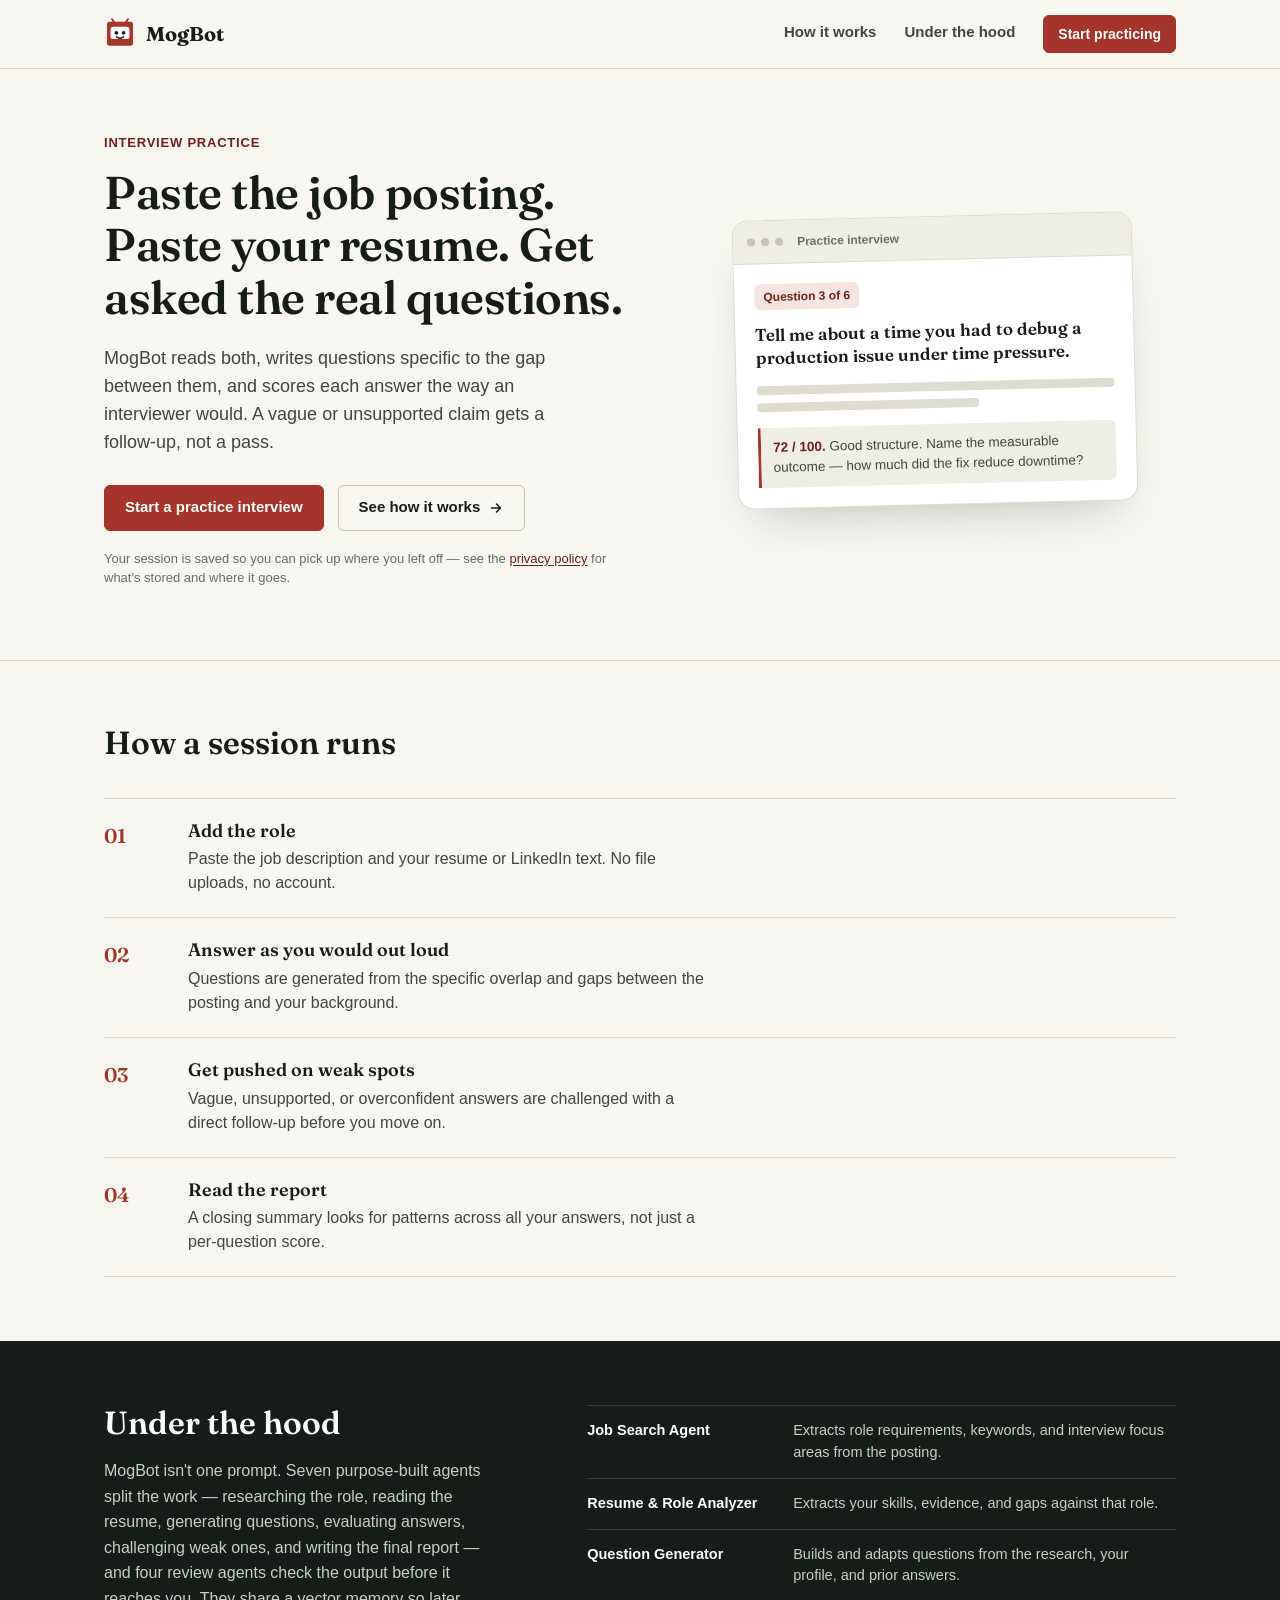
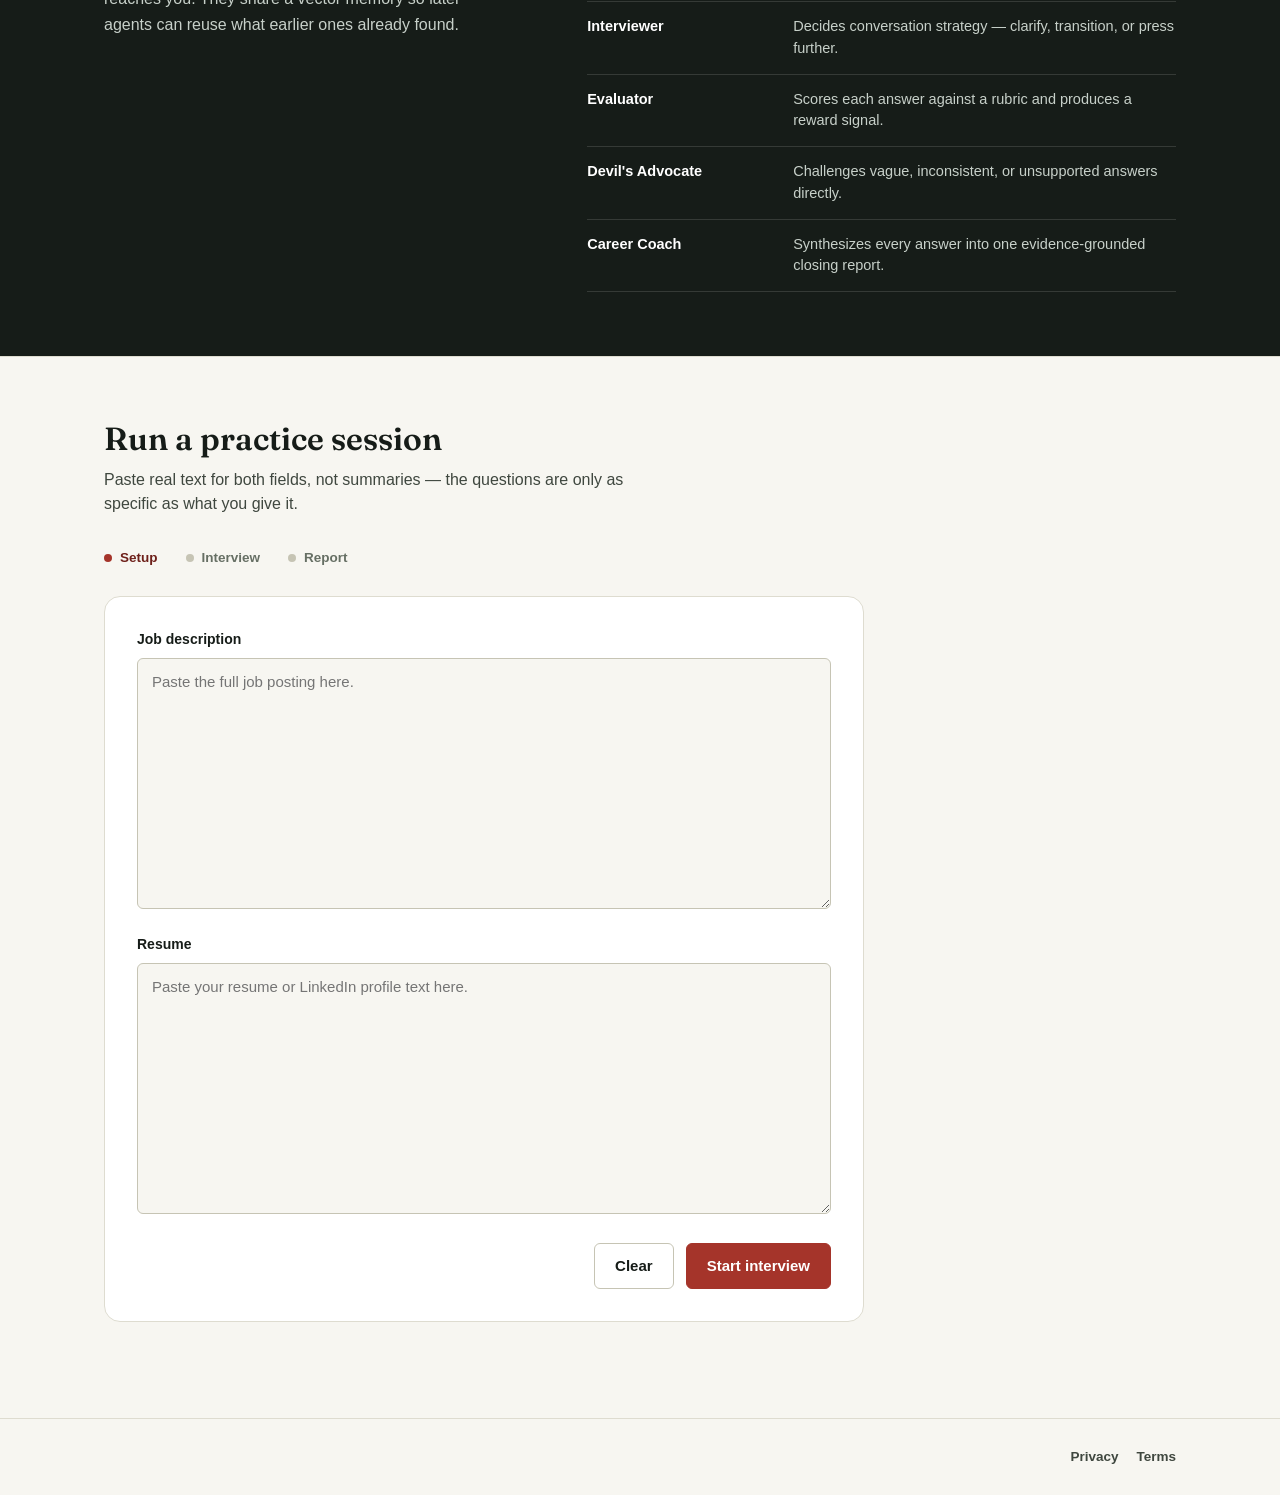
<file: web/index.html>
<!doctype html>
<html lang="en">
  <head>
    <meta charset="utf-8">
    <meta name="viewport" content="width=device-width, initial-scale=1">
    <title>MogBot — Interview Practice From Your Own Resume</title>
    <meta name="description" content="Paste a job description and a resume. MogBot writes interview questions specific to the gap between them and scores each answer, including follow-ups on vague or unsupported claims.">
    <meta name="theme-color" content="#F7F6F1">
    <meta name="mogbot-api-base" content="https://mogbot-xjau.onrender.com">
    <link rel="icon" type="image/svg+xml" href="assets/mark.svg">
    <link rel="preconnect" href="https://fonts.googleapis.com">
    <link rel="preconnect" href="https://fonts.gstatic.com" crossorigin>
    <link href="https://fonts.googleapis.com/css2?family=Fraunces:ital,opsz,wght@0,9..144,400;0,9..144,600;0,9..144,700;1,9..144,500&display=swap" rel="stylesheet">
    <link rel="stylesheet" href="styles.css">
  </head>
  <body>
    <a class="skip-link" href="#main">Skip to content</a>

    <header class="site-header">
      <div class="wrap header-row">
        <a class="brand" href="#top">
          <img src="assets/mark.svg" alt="" width="32" height="32">
          <span>MogBot</span>
        </a>

        <nav class="site-nav" aria-label="Primary">
          <a href="#how-it-works">How it works</a>
          <a href="#under-the-hood">Under the hood</a>
          <a class="button primary small" href="#app">Start practicing</a>
        </nav>

        <details class="mobile-nav">
          <summary aria-label="Open menu">Menu</summary>
          <div class="mobile-nav-panel">
            <a href="#how-it-works">How it works</a>
            <a href="#under-the-hood">Under the hood</a>
            <a href="#app">Start practicing</a>
          </div>
        </details>
      </div>
    </header>

    <main id="main">
      <section class="hero" id="top">
        <div class="wrap hero-grid">
          <div class="hero-copy">
            <p class="kicker">Interview practice</p>
            <h1>Paste the job posting. Paste your resume. Get asked the real questions.</h1>
            <p class="lede">MogBot reads both, writes questions specific to the gap between them, and scores each answer the way an interviewer would. A vague or unsupported claim gets a follow-up, not a pass.</p>
            <div class="hero-actions">
              <a class="button primary" href="#app">Start a practice interview</a>
              <a class="button ghost" href="#how-it-works">
                See how it works
                <svg width="16" height="16" viewBox="0 0 16 16" fill="none" aria-hidden="true"><path d="M3.5 8h9M8.5 4l4 4-4 4" stroke="currentColor" stroke-width="1.6" stroke-linecap="round" stroke-linejoin="round"/></svg>
              </a>
            </div>
            <p class="hero-note">Your session is saved so you can pick up where you left off — see the <a href="privacy.html">privacy policy</a> for what's stored and where it goes.</p>
          </div>

          <div class="hero-visual" aria-hidden="true">
            <div class="mock-window">
              <div class="mock-titlebar">
                <span class="mock-dot"></span><span class="mock-dot"></span><span class="mock-dot"></span>
                <span class="mock-titlebar-label">Practice interview</span>
              </div>
              <div class="mock-body">
                <p class="mock-pill">Question 3 of 6</p>
                <p class="mock-question">Tell me about a time you had to debug a production issue under time pressure.</p>
                <div class="mock-answer-line"></div>
                <div class="mock-answer-line short"></div>
                <div class="mock-feedback">
                  <strong>72 / 100.</strong> Good structure. Name the measurable outcome — how much did the fix reduce downtime?
                </div>
              </div>
            </div>
          </div>
        </div>
      </section>

      <section class="how-it-works" id="how-it-works">
        <div class="wrap">
          <h2>How a session runs</h2>
          <ol class="steps">
            <li>
              <span class="step-num">01</span>
              <div>
                <h3>Add the role</h3>
                <p>Paste the job description and your resume or LinkedIn text. No file uploads, no account.</p>
              </div>
            </li>
            <li>
              <span class="step-num">02</span>
              <div>
                <h3>Answer as you would out loud</h3>
                <p>Questions are generated from the specific overlap and gaps between the posting and your background.</p>
              </div>
            </li>
            <li>
              <span class="step-num">03</span>
              <div>
                <h3>Get pushed on weak spots</h3>
                <p>Vague, unsupported, or overconfident answers are challenged with a direct follow-up before you move on.</p>
              </div>
            </li>
            <li>
              <span class="step-num">04</span>
              <div>
                <h3>Read the report</h3>
                <p>A closing summary looks for patterns across all your answers, not just a per-question score.</p>
              </div>
            </li>
          </ol>
        </div>
      </section>

      <section class="architecture" id="under-the-hood">
        <div class="wrap arch-grid">
          <div class="arch-copy">
            <h2>Under the hood</h2>
            <p>MogBot isn't one prompt. Seven purpose-built agents split the work — researching the role, reading the resume, generating questions, evaluating answers, challenging weak ones, and writing the final report — and four review agents check the output before it reaches you. They share a vector memory so later agents can reuse what earlier ones already found.</p>
          </div>
          <dl class="agent-list">
            <div><dt>Job Search Agent</dt><dd>Extracts role requirements, keywords, and interview focus areas from the posting.</dd></div>
            <div><dt>Resume &amp; Role Analyzer</dt><dd>Extracts your skills, evidence, and gaps against that role.</dd></div>
            <div><dt>Question Generator</dt><dd>Builds and adapts questions from the research, your profile, and prior answers.</dd></div>
            <div><dt>Interviewer</dt><dd>Decides conversation strategy — clarify, transition, or press further.</dd></div>
            <div><dt>Evaluator</dt><dd>Scores each answer against a rubric and produces a reward signal.</dd></div>
            <div><dt>Devil's Advocate</dt><dd>Challenges vague, inconsistent, or unsupported answers directly.</dd></div>
            <div><dt>Career Coach</dt><dd>Synthesizes every answer into one evidence-grounded closing report.</dd></div>
          </dl>
        </div>
      </section>

      <section class="app-section" id="app" aria-labelledby="appHeading">
        <div class="wrap">
          <div class="app-intro">
            <h2 id="appHeading">Run a practice session</h2>
            <p>Paste real text for both fields, not summaries — the questions are only as specific as what you give it.</p>
          </div>

          <ol class="stepper" aria-label="Session progress" id="stepper">
            <li data-step="setup" class="is-current"><span class="stepper-dot"></span>Setup</li>
            <li data-step="interview"><span class="stepper-dot"></span>Interview</li>
            <li data-step="report"><span class="stepper-dot"></span>Report</li>
          </ol>

          <div class="app-shell">
            <section id="setupView" class="app-view is-active" aria-labelledby="setupTitle">
              <h3 id="setupTitle" class="sr-only">Session setup</h3>
              <form id="setupForm" novalidate>
                <div class="field">
                  <label for="jobDescription">Job description</label>
                  <textarea id="jobDescription" rows="10" placeholder="Paste the full job posting here." required></textarea>
                </div>
                <div class="field">
                  <label for="resumeText">Resume</label>
                  <textarea id="resumeText" rows="10" placeholder="Paste your resume or LinkedIn profile text here." required></textarea>
                </div>

                <p id="setupError" class="alert alert-error" role="alert" hidden></p>
                <p id="setupLoadingNote" class="loading-note" aria-live="polite" hidden>Reading the role and your background — this can take up to 30 seconds.</p>

                <div class="form-actions">
                  <button type="button" id="clearDraftButton" class="button ghost">Clear</button>
                  <button type="submit" id="startButton" class="button primary">
                    <span class="button-label">Start interview</span>
                    <span class="spinner" hidden aria-hidden="true"></span>
                  </button>
                </div>
              </form>
            </section>

            <section id="interviewView" class="app-view" aria-labelledby="interviewTitle">
              <h3 id="interviewTitle" class="sr-only">Mock interview</h3>
              <div class="view-heading">
                <span id="progressPill" class="pill">Question 1</span>
                <p id="roleFocus" class="context-line"></p>
              </div>

              <div id="questionPanel" class="question-panel" aria-live="polite"></div>

              <form id="answerForm">
                <div class="field">
                  <label for="answerText">Your answer</label>
                  <textarea id="answerText" rows="8" placeholder="Type your answer as you'd say it out loud." required></textarea>
                </div>

                <div id="feedbackPanel" class="alert alert-feedback" aria-live="polite" hidden></div>
                <p id="answerLoadingNote" class="loading-note" aria-live="polite" hidden>Scoring your answer — this can take up to 20 seconds.</p>

                <div class="form-actions">
                  <button type="button" id="backButton" class="button ghost">Back to setup</button>
                  <button type="submit" id="submitAnswerButton" class="button primary">
                    <span class="button-label">Submit answer</span>
                    <span class="spinner" hidden aria-hidden="true"></span>
                  </button>
                </div>
              </form>
            </section>

            <section id="summaryView" class="app-view" aria-labelledby="summaryTitle">
              <h3 id="summaryTitle" class="sr-only">Session report</h3>
              <div id="summaryPanel" class="summary-panel"></div>
              <div class="form-actions">
                <button type="button" id="newSessionButton" class="button primary">Start a new session</button>
              </div>
            </section>
          </div>
        </div>
      </section>
    </main>

    <footer class="site-footer">
      <div class="wrap footer-row">
        <nav class="footer-links" aria-label="Legal">
          <a href="privacy.html">Privacy</a>
          <a href="terms.html">Terms</a>
        </nav>
      </div>
    </footer>

    <script src="logic.js"></script>
    <script src="app.js"></script>
  </body>
</html>
</file>
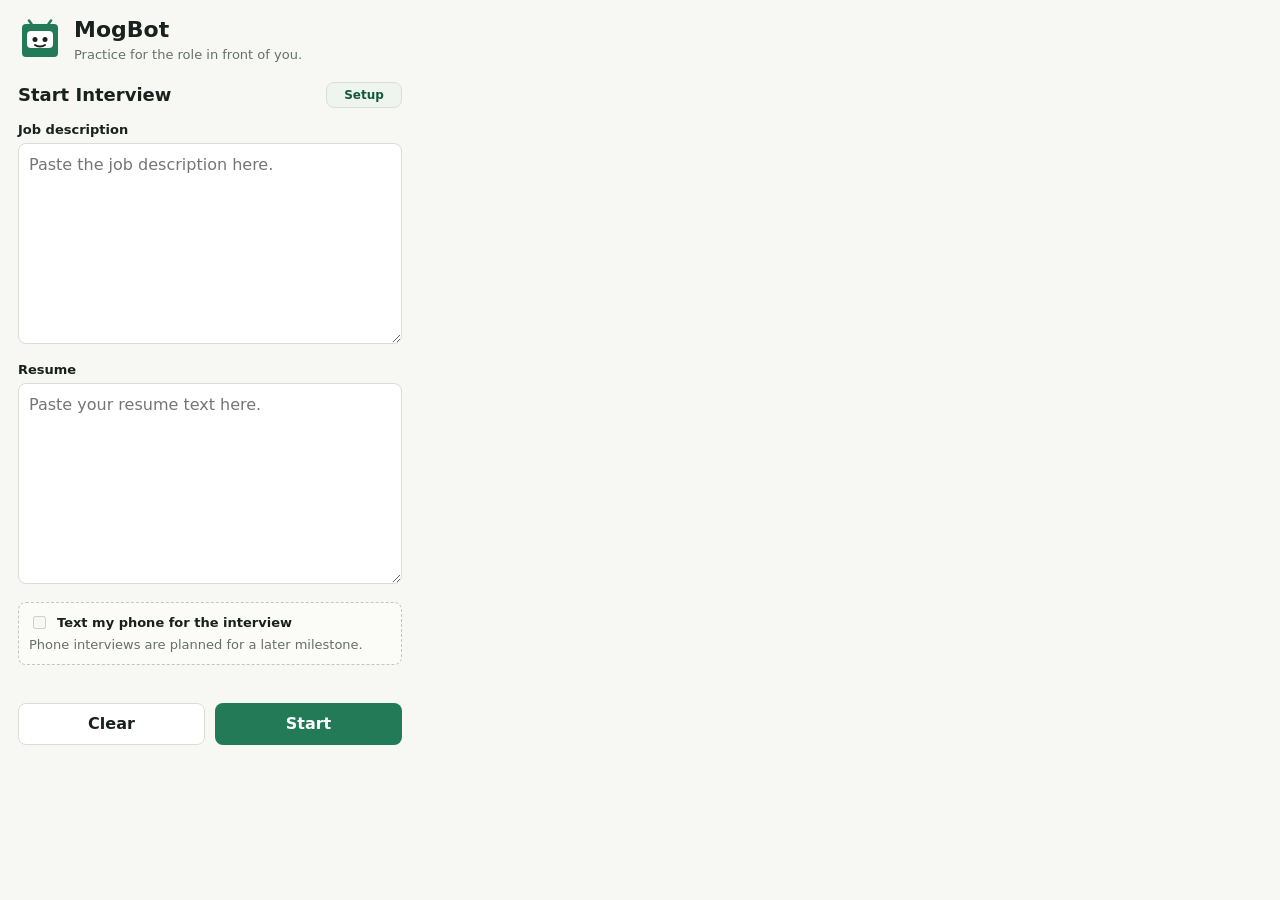
<file: chrome_extension/popup.html>
<!doctype html>
<html lang="en">
  <head>
    <meta charset="utf-8">
    <meta name="viewport" content="width=device-width, initial-scale=1">
    <title>MogBot Interview Coach</title>
    <link rel="stylesheet" href="popup.css">
  </head>
  <body>
    <main class="shell">
      <header class="topbar">
        <img class="brand-mark" src="assets/mogbot-mark.svg" alt="">
        <div>
          <h1>MogBot</h1>
          <p>Practice for the role in front of you.</p>
        </div>
      </header>

      <section id="setupView" class="view is-active" aria-labelledby="setupTitle">
        <div class="section-heading">
          <h2 id="setupTitle">Start Interview</h2>
          <span class="step-pill">Setup</span>
        </div>

        <label class="field">
          <span>Job description</span>
          <textarea id="jobDescription" rows="8" placeholder="Paste the job description here."></textarea>
        </label>

        <label class="field">
          <span>Resume</span>
          <textarea id="resumeText" rows="8" placeholder="Paste your resume text here."></textarea>
        </label>

        <div class="future-option">
          <label>
            <input id="smsMode" type="checkbox" disabled>
            <span>Text my phone for the interview</span>
          </label>
          <p>Phone interviews are planned for a later milestone.</p>
        </div>

        <p id="setupError" class="error" role="alert"></p>

        <div class="actions">
          <button id="clearDraftButton" class="button secondary" type="button">Clear</button>
          <button id="startButton" class="button primary" type="button">Start</button>
        </div>
      </section>

      <section id="interviewView" class="view" aria-labelledby="interviewTitle">
        <div class="section-heading">
          <h2 id="interviewTitle">Mock Interview</h2>
          <span id="progressPill" class="step-pill">Question 1</span>
        </div>

        <div class="context-strip">
          <span id="roleFocus">Role focus loading</span>
        </div>

        <div id="questionPanel" class="question-panel" aria-live="polite"></div>

        <label class="field answer-field">
          <span>Your answer</span>
          <textarea id="answerText" rows="6" placeholder="Type your answer here."></textarea>
        </label>

        <div id="feedbackPanel" class="feedback-panel" aria-live="polite"></div>

        <div class="actions">
          <button id="backButton" class="button secondary" type="button">Back</button>
          <button id="submitAnswerButton" class="button primary" type="button">Submit</button>
        </div>
      </section>

      <section id="summaryView" class="view" aria-labelledby="summaryTitle">
        <div class="section-heading">
          <h2 id="summaryTitle">Session Notes</h2>
          <span class="step-pill">Done</span>
        </div>

        <div id="summaryPanel" class="summary-panel"></div>

        <div class="actions">
          <button id="newSessionButton" class="button primary" type="button">New Session</button>
        </div>
      </section>
    </main>
    <script src="popup.js"></script>
  </body>
</html>
</file>
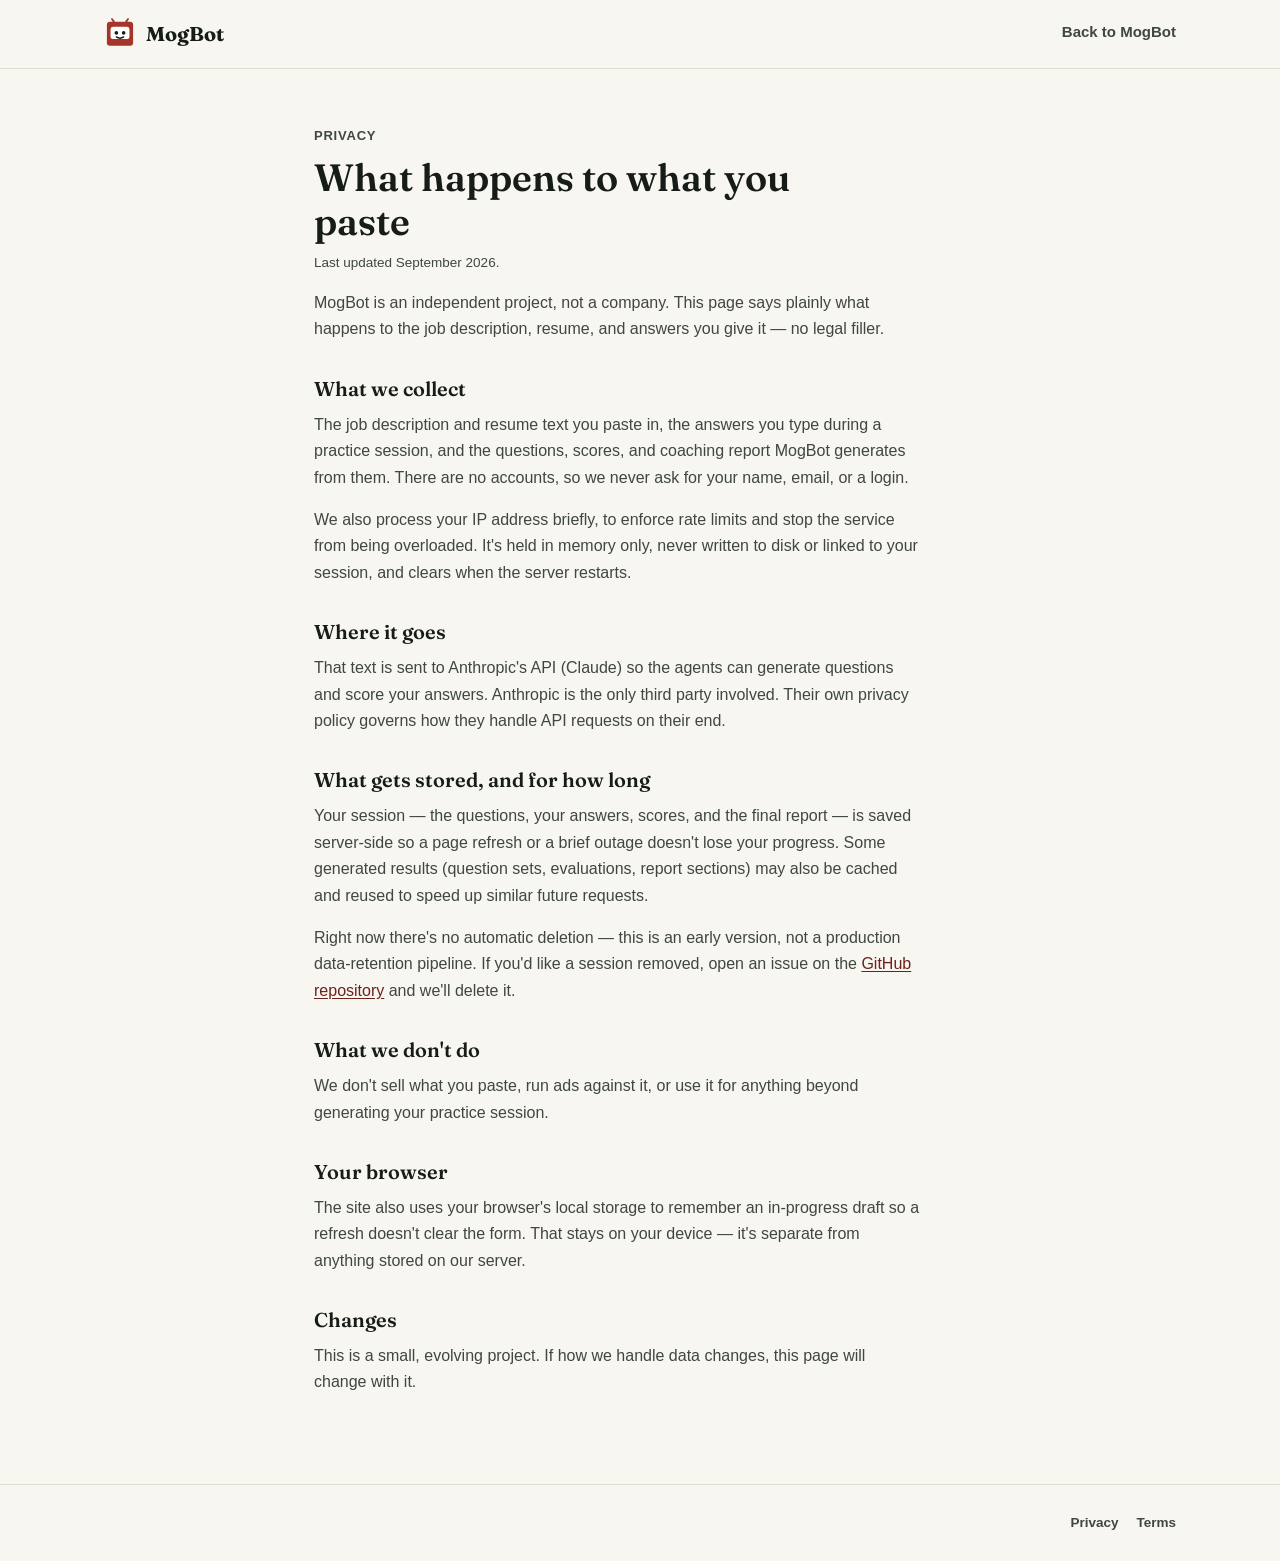
<file: web/privacy.html>
<!doctype html>
<html lang="en">
  <head>
    <meta charset="utf-8">
    <meta name="viewport" content="width=device-width, initial-scale=1">
    <title>Privacy Policy — MogBot</title>
    <meta name="description" content="What MogBot does with the job description, resume, and answers you paste in.">
    <meta name="theme-color" content="#F7F6F1">
    <link rel="icon" type="image/svg+xml" href="assets/mark.svg">
    <link rel="preconnect" href="https://fonts.googleapis.com">
    <link rel="preconnect" href="https://fonts.gstatic.com" crossorigin>
    <link href="https://fonts.googleapis.com/css2?family=Fraunces:ital,opsz,wght@0,9..144,400;0,9..144,600;0,9..144,700;1,9..144,500&display=swap" rel="stylesheet">
    <link rel="stylesheet" href="styles.css">
  </head>
  <body>
    <a class="skip-link" href="#main">Skip to content</a>

    <header class="site-header">
      <div class="wrap header-row">
        <a class="brand" href="index.html">
          <img src="assets/mark.svg" alt="" width="32" height="32">
          <span>MogBot</span>
        </a>
        <nav class="site-nav" aria-label="Primary">
          <a href="index.html#app">Back to MogBot</a>
        </nav>
      </div>
    </header>

    <main id="main">
      <article class="legal-page">
        <div class="wrap">
          <p class="kicker">Privacy</p>
          <h1>What happens to what you paste</h1>
          <p class="legal-updated">Last updated September 2026.</p>

          <p>MogBot is an independent project, not a company. This page says plainly what happens to the job description, resume, and answers you give it — no legal filler.</p>

          <h2>What we collect</h2>
          <p>The job description and resume text you paste in, the answers you type during a practice session, and the questions, scores, and coaching report MogBot generates from them. There are no accounts, so we never ask for your name, email, or a login.</p>
          <p>We also process your IP address briefly, to enforce rate limits and stop the service from being overloaded. It's held in memory only, never written to disk or linked to your session, and clears when the server restarts.</p>

          <h2>Where it goes</h2>
          <p>That text is sent to Anthropic's API (Claude) so the agents can generate questions and score your answers. Anthropic is the only third party involved. Their own privacy policy governs how they handle API requests on their end.</p>

          <h2>What gets stored, and for how long</h2>
          <p>Your session — the questions, your answers, scores, and the final report — is saved server-side so a page refresh or a brief outage doesn't lose your progress. Some generated results (question sets, evaluations, report sections) may also be cached and reused to speed up similar future requests.</p>
          <p>Right now there's no automatic deletion — this is an early version, not a production data-retention pipeline. If you'd like a session removed, open an issue on the <a href="https://github.com/Ahmad-Nadeem-21/Mogbot">GitHub repository</a> and we'll delete it.</p>

          <h2>What we don't do</h2>
          <p>We don't sell what you paste, run ads against it, or use it for anything beyond generating your practice session.</p>

          <h2>Your browser</h2>
          <p>The site also uses your browser's local storage to remember an in-progress draft so a refresh doesn't clear the form. That stays on your device — it's separate from anything stored on our server.</p>

          <h2>Changes</h2>
          <p>This is a small, evolving project. If how we handle data changes, this page will change with it.</p>
        </div>
      </article>
    </main>

    <footer class="site-footer">
      <div class="wrap footer-row">
        <nav class="footer-links" aria-label="Legal">
          <a href="privacy.html">Privacy</a>
          <a href="terms.html">Terms</a>
        </nav>
      </div>
    </footer>
  </body>
</html>
</file>
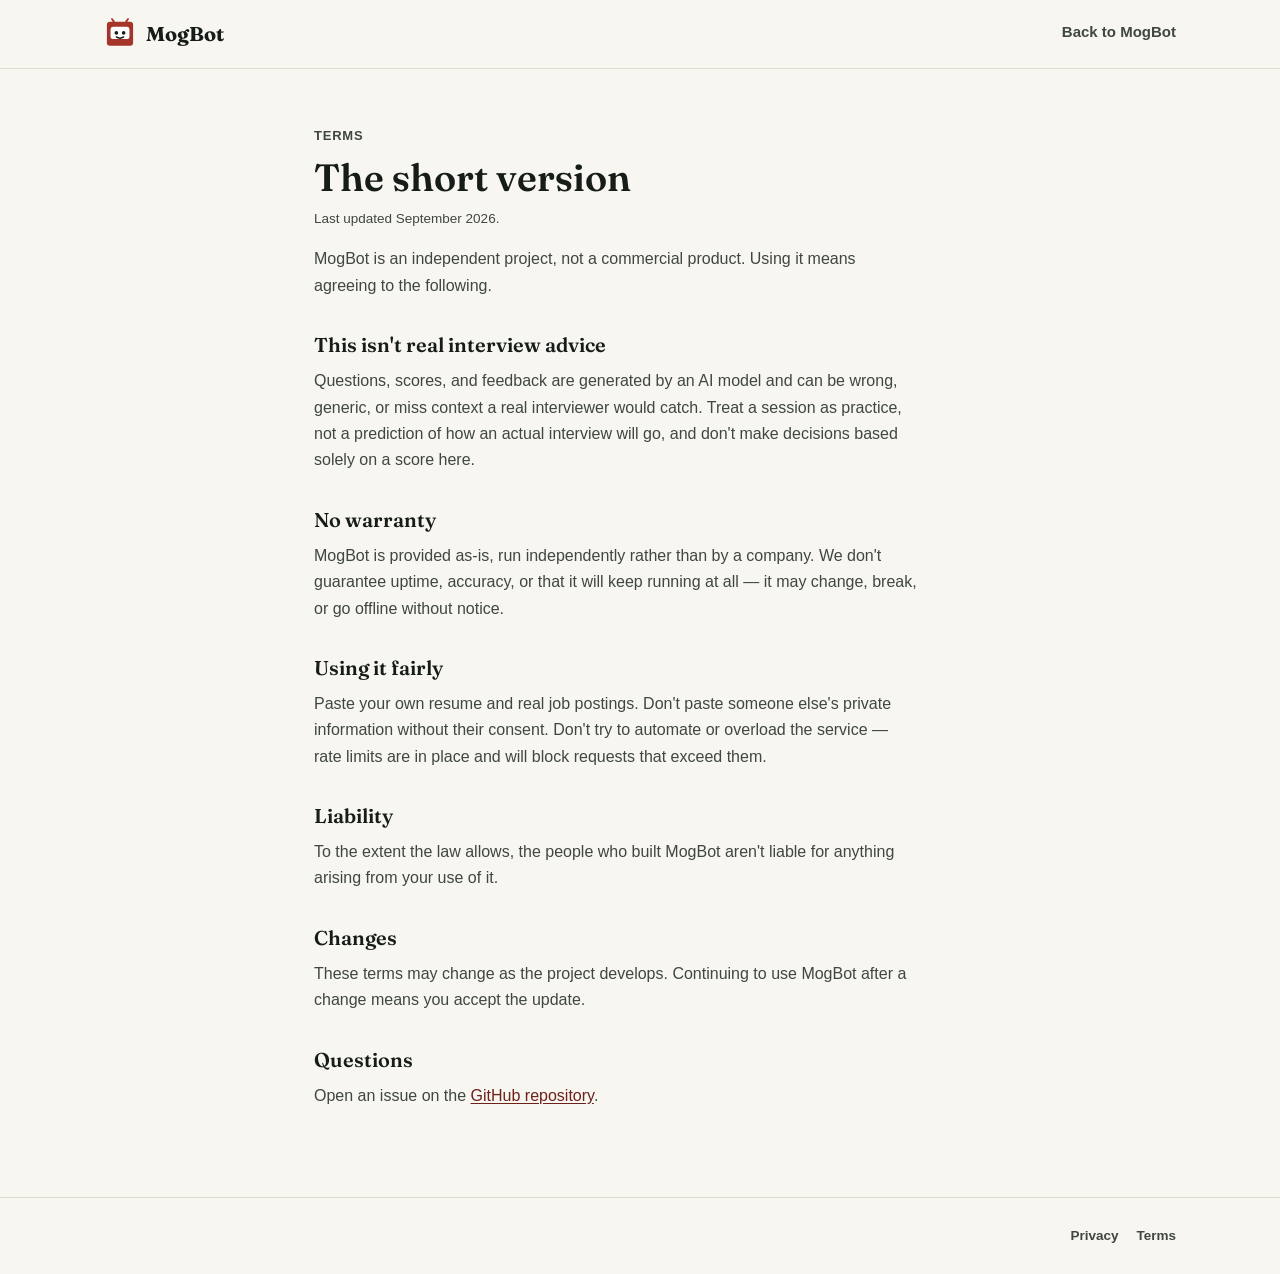
<file: web/terms.html>
<!doctype html>
<html lang="en">
  <head>
    <meta charset="utf-8">
    <meta name="viewport" content="width=device-width, initial-scale=1">
    <title>Terms — MogBot</title>
    <meta name="description" content="The terms for using MogBot, an interview practice tool.">
    <meta name="theme-color" content="#F7F6F1">
    <link rel="icon" type="image/svg+xml" href="assets/mark.svg">
    <link rel="preconnect" href="https://fonts.googleapis.com">
    <link rel="preconnect" href="https://fonts.gstatic.com" crossorigin>
    <link href="https://fonts.googleapis.com/css2?family=Fraunces:ital,opsz,wght@0,9..144,400;0,9..144,600;0,9..144,700;1,9..144,500&display=swap" rel="stylesheet">
    <link rel="stylesheet" href="styles.css">
  </head>
  <body>
    <a class="skip-link" href="#main">Skip to content</a>

    <header class="site-header">
      <div class="wrap header-row">
        <a class="brand" href="index.html">
          <img src="assets/mark.svg" alt="" width="32" height="32">
          <span>MogBot</span>
        </a>
        <nav class="site-nav" aria-label="Primary">
          <a href="index.html#app">Back to MogBot</a>
        </nav>
      </div>
    </header>

    <main id="main">
      <article class="legal-page">
        <div class="wrap">
          <p class="kicker">Terms</p>
          <h1>The short version</h1>
          <p class="legal-updated">Last updated September 2026.</p>

          <p>MogBot is an independent project, not a commercial product. Using it means agreeing to the following.</p>

          <h2>This isn't real interview advice</h2>
          <p>Questions, scores, and feedback are generated by an AI model and can be wrong, generic, or miss context a real interviewer would catch. Treat a session as practice, not a prediction of how an actual interview will go, and don't make decisions based solely on a score here.</p>

          <h2>No warranty</h2>
          <p>MogBot is provided as-is, run independently rather than by a company. We don't guarantee uptime, accuracy, or that it will keep running at all — it may change, break, or go offline without notice.</p>

          <h2>Using it fairly</h2>
          <p>Paste your own resume and real job postings. Don't paste someone else's private information without their consent. Don't try to automate or overload the service — rate limits are in place and will block requests that exceed them.</p>

          <h2>Liability</h2>
          <p>To the extent the law allows, the people who built MogBot aren't liable for anything arising from your use of it.</p>

          <h2>Changes</h2>
          <p>These terms may change as the project develops. Continuing to use MogBot after a change means you accept the update.</p>

          <h2>Questions</h2>
          <p>Open an issue on the <a href="https://github.com/Ahmad-Nadeem-21/Mogbot">GitHub repository</a>.</p>
        </div>
      </article>
    </main>

    <footer class="site-footer">
      <div class="wrap footer-row">
        <nav class="footer-links" aria-label="Legal">
          <a href="privacy.html">Privacy</a>
          <a href="terms.html">Terms</a>
        </nav>
      </div>
    </footer>
  </body>
</html>
</file>
<file: web/styles.css>
:root {
  color-scheme: light;

  --font-display: "Fraunces", Georgia, "Times New Roman", serif;
  --font-body: -apple-system, BlinkMacSystemFont, "Segoe UI", Roboto, "Helvetica Neue", Arial, sans-serif;

  --bg: #f7f6f1;
  --bg-alt: #efeee5;
  --surface: #ffffff;
  --ink: #161c18;
  --ink-soft: #3f473f;
  --muted: #666f64;
  --line: #dedcd0;
  --line-strong: #c6c4b4;

  --accent: #a5342a;
  --accent-dark: #6e201a;
  --accent-soft: #f6e4e1;

  --warn: #8a4b15;
  --warn-soft: #f7ecdf;
  --error: #a3342f;
  --error-soft: #fbeae8;

  --focus-ring: rgba(165, 52, 42, 0.35);

  --radius-sm: 6px;
  --radius-md: 10px;
  --radius-lg: 16px;

  --wrap: 1120px;
}

* {
  box-sizing: border-box;
}

html {
  scroll-behavior: smooth;
}

@media (prefers-reduced-motion: reduce) {
  html {
    scroll-behavior: auto;
  }
  * {
    animation-duration: 0.001ms !important;
    transition-duration: 0.001ms !important;
  }
}

body {
  margin: 0;
  background: var(--bg);
  color: var(--ink);
  font-family: var(--font-body);
  font-size: 16px;
  line-height: 1.5;
  -webkit-font-smoothing: antialiased;
}

h1, h2, h3 {
  font-family: var(--font-display);
  color: var(--ink);
  margin: 0;
  line-height: 1.15;
  font-weight: 600;
}

p {
  margin: 0;
}

a {
  color: inherit;
}

button {
  font: inherit;
  color: inherit;
}

img {
  display: block;
  max-width: 100%;
}

.wrap {
  max-width: var(--wrap);
  margin: 0 auto;
  padding: 0 24px;
}

.sr-only {
  position: absolute;
  width: 1px;
  height: 1px;
  padding: 0;
  margin: -1px;
  overflow: hidden;
  clip: rect(0, 0, 0, 0);
  white-space: nowrap;
  border: 0;
}

.skip-link {
  position: absolute;
  left: 12px;
  top: -48px;
  background: var(--accent-dark);
  color: #fff;
  padding: 10px 16px;
  border-radius: var(--radius-sm);
  font-size: 14px;
  font-weight: 600;
  z-index: 100;
  transition: top 0.15s ease;
}

.skip-link:focus {
  top: 12px;
}

:focus-visible {
  outline: 2px solid var(--accent);
  outline-offset: 2px;
}

/* ---------- Buttons ---------- */

.button {
  display: inline-flex;
  align-items: center;
  justify-content: center;
  gap: 8px;
  min-height: 46px;
  padding: 0 20px;
  border: 1px solid transparent;
  border-radius: var(--radius-sm);
  font-weight: 600;
  font-size: 15px;
  text-decoration: none;
  cursor: pointer;
  transition: background 0.12s ease, border-color 0.12s ease, color 0.12s ease, transform 0.06s ease;
}

.button:active {
  transform: translateY(1px);
}

.button.small {
  min-height: 38px;
  padding: 0 14px;
  font-size: 14px;
}

.button.primary {
  background: var(--accent);
  color: #fff;
  border-color: var(--accent);
}

.button.primary:hover {
  background: var(--accent-dark);
  border-color: var(--accent-dark);
}

.button.ghost {
  background: transparent;
  border-color: var(--line-strong);
  color: var(--ink);
}

.button.ghost:hover {
  border-color: var(--accent);
  color: var(--accent-dark);
}

.button:disabled {
  cursor: not-allowed;
  opacity: 0.6;
  transform: none;
}

.spinner {
  width: 16px;
  height: 16px;
  border-radius: 50%;
  border: 2px solid rgba(255, 255, 255, 0.4);
  border-top-color: #fff;
  animation: spin 0.7s linear infinite;
}

.button.ghost .spinner {
  border: 2px solid rgba(18, 56, 37, 0.25);
  border-top-color: var(--accent-dark);
}

@keyframes spin {
  to { transform: rotate(360deg); }
}

/* ---------- Header ---------- */

.site-header {
  position: sticky;
  top: 0;
  z-index: 20;
  background: rgba(247, 246, 241, 0.92);
  backdrop-filter: blur(6px);
  border-bottom: 1px solid var(--line);
}

.header-row {
  display: flex;
  align-items: center;
  justify-content: space-between;
  height: 68px;
}

.brand {
  display: flex;
  align-items: center;
  gap: 10px;
  text-decoration: none;
  font-family: var(--font-display);
  font-weight: 700;
  font-size: 20px;
  color: var(--ink);
}

.site-nav {
  display: flex;
  align-items: center;
  gap: 28px;
}

.site-nav a:not(.button) {
  text-decoration: none;
  font-size: 15px;
  font-weight: 600;
  color: var(--ink-soft);
  padding-bottom: 2px;
  border-bottom: 1px solid transparent;
}

.site-nav a:not(.button):hover {
  color: var(--accent-dark);
  border-bottom-color: var(--accent);
}

.mobile-nav {
  display: none;
}

/* ---------- Hero ---------- */

.hero {
  padding: 64px 0 72px;
}

.hero-grid {
  display: grid;
  grid-template-columns: 1.05fr 0.95fr;
  gap: 56px;
  align-items: center;
}

.kicker {
  font-size: 13px;
  font-weight: 700;
  letter-spacing: 0.06em;
  text-transform: uppercase;
  color: var(--accent-dark);
  margin-bottom: 14px;
}

.hero h1 {
  font-size: clamp(32px, 4.4vw, 46px);
  letter-spacing: -0.01em;
  margin-bottom: 20px;
}

.lede {
  font-size: 18px;
  line-height: 1.55;
  color: var(--ink-soft);
  max-width: 46ch;
  margin-bottom: 28px;
}

.hero-actions {
  display: flex;
  flex-wrap: wrap;
  gap: 14px;
  margin-bottom: 18px;
}

.hero-actions .button.ghost svg {
  transition: transform 0.12s ease;
}

.hero-actions .button.ghost:hover svg {
  transform: translateX(2px);
}

.hero-note {
  font-size: 13px;
  color: var(--muted);
}

.hero-note a {
  color: var(--accent-dark);
  text-decoration: underline;
  text-underline-offset: 2px;
}

.hero-visual {
  display: flex;
  justify-content: center;
}

.mock-window {
  width: 100%;
  max-width: 400px;
  background: var(--surface);
  border: 1px solid var(--line);
  border-radius: var(--radius-lg);
  box-shadow: 0 24px 48px -24px rgba(22, 28, 24, 0.28);
  transform: rotate(-1.4deg);
  overflow: hidden;
}

.mock-titlebar {
  display: flex;
  align-items: center;
  gap: 6px;
  padding: 12px 14px;
  border-bottom: 1px solid var(--line);
  background: var(--bg-alt);
}

.mock-dot {
  width: 8px;
  height: 8px;
  border-radius: 50%;
  background: var(--line-strong);
}

.mock-titlebar-label {
  margin-left: 8px;
  font-size: 12px;
  font-weight: 600;
  color: var(--muted);
}

.mock-body {
  padding: 20px;
}

.mock-pill {
  display: inline-block;
  font-size: 12px;
  font-weight: 700;
  color: var(--accent-dark);
  background: var(--accent-soft);
  border-radius: var(--radius-sm);
  padding: 4px 9px;
  margin-bottom: 14px;
}

.mock-question {
  font-family: var(--font-display);
  font-weight: 600;
  font-size: 17px;
  line-height: 1.35;
  margin-bottom: 16px;
}

.mock-answer-line {
  height: 9px;
  border-radius: 4px;
  background: var(--line);
  margin-bottom: 8px;
}

.mock-answer-line.short {
  width: 62%;
  margin-bottom: 16px;
}

.mock-feedback {
  font-size: 13.5px;
  line-height: 1.5;
  color: var(--ink-soft);
  background: var(--bg-alt);
  border-left: 3px solid var(--accent);
  border-radius: 0 var(--radius-sm) var(--radius-sm) 0;
  padding: 10px 12px;
}

.mock-feedback strong {
  color: var(--accent-dark);
}

/* ---------- How it works ---------- */

.how-it-works {
  padding: 64px 0;
  border-top: 1px solid var(--line);
}

.how-it-works h2 {
  font-size: clamp(26px, 3vw, 32px);
  margin-bottom: 36px;
}

.steps {
  list-style: none;
  margin: 0;
  padding: 0;
  display: grid;
  gap: 0;
}

.steps li {
  display: grid;
  grid-template-columns: 64px 1fr;
  gap: 20px;
  padding: 22px 0;
  border-top: 1px solid var(--line);
}

.steps li:last-child {
  border-bottom: 1px solid var(--line);
}

.step-num {
  font-family: var(--font-display);
  font-size: 20px;
  font-weight: 600;
  color: var(--accent);
}

.steps h3 {
  font-size: 18px;
  margin-bottom: 6px;
}

.steps p {
  color: var(--ink-soft);
  max-width: 58ch;
}

/* ---------- Architecture (dark break) ---------- */

.architecture {
  background: var(--ink);
  color: #eef1ea;
  padding: 64px 0;
}

.arch-grid {
  display: grid;
  grid-template-columns: 0.85fr 1.15fr;
  gap: 48px;
}

.arch-copy h2 {
  color: #fff;
  font-size: clamp(26px, 3vw, 32px);
  margin-bottom: 16px;
}

.arch-copy p {
  color: #c7d0c9;
  line-height: 1.6;
  max-width: 44ch;
}

.agent-list {
  margin: 0;
  display: grid;
  gap: 0;
}

.agent-list > div {
  padding: 14px 0;
  border-top: 1px solid rgba(238, 241, 234, 0.14);
  display: grid;
  grid-template-columns: 190px 1fr;
  gap: 16px;
}

.agent-list > div:last-child {
  border-bottom: 1px solid rgba(238, 241, 234, 0.14);
}

.agent-list dt {
  font-weight: 700;
  font-size: 14.5px;
  color: #fff;
}

.agent-list dd {
  margin: 0;
  font-size: 14.5px;
  color: #c7d0c9;
  line-height: 1.5;
}

/* ---------- App section ---------- */

.app-section {
  padding: 64px 0 96px;
  border-top: 1px solid var(--line);
}

.app-intro {
  max-width: 60ch;
  margin-bottom: 32px;
}

.app-intro h2 {
  font-size: clamp(26px, 3vw, 32px);
  margin-bottom: 10px;
}

.app-intro p {
  color: var(--ink-soft);
}

.stepper {
  list-style: none;
  display: flex;
  gap: 28px;
  padding: 0;
  margin: 0 0 28px;
}

.stepper li {
  display: flex;
  align-items: center;
  gap: 8px;
  font-size: 13.5px;
  font-weight: 700;
  color: var(--muted);
}

.stepper-dot {
  width: 8px;
  height: 8px;
  border-radius: 50%;
  background: var(--line-strong);
}

.stepper li.is-current {
  color: var(--accent-dark);
}

.stepper li.is-current .stepper-dot {
  background: var(--accent);
}

.stepper li.is-done {
  color: var(--ink-soft);
}

.stepper li.is-done .stepper-dot {
  background: var(--accent);
}

.app-shell {
  background: var(--surface);
  border: 1px solid var(--line);
  border-radius: var(--radius-lg);
  padding: 32px;
  max-width: 760px;
}

.app-view {
  display: none;
}

.app-view.is-active {
  display: block;
}

.field {
  display: block;
  margin-bottom: 18px;
}

.field label {
  display: block;
  margin-bottom: 8px;
  font-size: 14px;
  font-weight: 700;
}

textarea {
  width: 100%;
  resize: vertical;
  min-height: 130px;
  padding: 12px 14px;
  border: 1px solid var(--line-strong);
  border-radius: var(--radius-sm);
  background: var(--bg);
  color: var(--ink);
  font-family: var(--font-body);
  font-size: 15px;
  line-height: 1.5;
  outline: none;
}

textarea:hover {
  border-color: var(--muted);
}

textarea:focus {
  border-color: var(--accent);
  box-shadow: 0 0 0 3px var(--focus-ring);
}

.form-actions {
  display: flex;
  justify-content: flex-end;
  gap: 12px;
  margin-top: 22px;
}

.alert {
  border-radius: var(--radius-sm);
  padding: 12px 14px;
  font-size: 14px;
  line-height: 1.5;
  margin-top: 4px;
}

.alert-error {
  background: var(--error-soft);
  color: var(--error);
  border: 1px solid rgba(163, 52, 47, 0.25);
}

.alert-feedback {
  background: var(--accent-soft);
  color: var(--accent-dark);
  border: 1px solid rgba(165, 52, 42, 0.2);
}

.alert-feedback strong {
  color: var(--accent-dark);
}

.loading-note {
  display: flex;
  align-items: center;
  gap: 8px;
  font-size: 13.5px;
  color: var(--muted);
  margin-top: 4px;
}

.loading-note[hidden] {
  display: none;
}

.loading-note::before {
  content: "";
  width: 12px;
  height: 12px;
  flex: 0 0 auto;
  border-radius: 50%;
  border: 2px solid var(--line-strong);
  border-top-color: var(--accent);
  animation: spin 0.7s linear infinite;
}

.view-heading {
  display: flex;
  align-items: baseline;
  gap: 12px;
  flex-wrap: wrap;
  margin-bottom: 16px;
}

.pill {
  display: inline-block;
  font-size: 12.5px;
  font-weight: 700;
  color: var(--accent-dark);
  background: var(--accent-soft);
  border-radius: var(--radius-sm);
  padding: 5px 10px;
  white-space: nowrap;
}

.context-line {
  font-size: 13.5px;
  color: var(--muted);
}

.question-panel {
  padding: 18px;
  border: 1px solid var(--line);
  border-radius: var(--radius-md);
  background: var(--bg-alt);
  font-family: var(--font-display);
  font-weight: 600;
  font-size: 18px;
  line-height: 1.4;
  margin-bottom: 20px;
  min-height: 76px;
}

.summary-panel {
  padding: 22px;
  border: 1px solid var(--line);
  border-radius: var(--radius-md);
  background: var(--bg-alt);
  margin-bottom: 22px;
}

.summary-panel h3 {
  font-size: 19px;
  margin-bottom: 10px;
}

.summary-panel .trend {
  color: var(--ink-soft);
  margin-bottom: 14px;
}

.summary-panel ul {
  margin: 0;
  padding-left: 20px;
  color: var(--ink-soft);
}

.summary-panel li {
  margin-bottom: 8px;
  line-height: 1.5;
}

/* ---------- Footer ---------- */

.site-footer {
  border-top: 1px solid var(--line);
  padding: 28px 0;
}

.footer-row {
  display: flex;
  align-items: center;
  justify-content: flex-end;
  flex-wrap: wrap;
  gap: 10px;
}

.footer-links {
  display: flex;
  gap: 18px;
}

.footer-links a {
  font-size: 13.5px;
  font-weight: 600;
  color: var(--ink-soft);
  text-decoration: none;
}

.footer-links a:hover {
  color: var(--accent-dark);
  text-decoration: underline;
}

/* ---------- Legal pages ---------- */

.legal-page {
  padding: 56px 0 72px;
}

.legal-page .kicker {
  margin-bottom: 10px;
}

.legal-page h1 {
  font-size: clamp(28px, 4vw, 38px);
  margin-bottom: 8px;
  max-width: 20ch;
}

.legal-updated {
  color: var(--muted);
  font-size: 13.5px;
  margin-bottom: 32px;
}

.legal-page > .wrap {
  max-width: 700px;
}

.legal-page p {
  color: var(--ink-soft);
  line-height: 1.65;
  margin-bottom: 16px;
  max-width: 68ch;
}

.legal-page h2 {
  font-size: 20px;
  margin: 34px 0 12px;
}

.legal-page a {
  color: var(--accent-dark);
  text-decoration: underline;
  text-underline-offset: 2px;
}

.legal-page a:hover {
  color: var(--accent);
}

/* ---------- Responsive ---------- */

@media (max-width: 900px) {
  .hero-grid,
  .arch-grid {
    grid-template-columns: 1fr;
  }

  .hero-visual {
    order: -1;
  }

  .mock-window {
    transform: none;
    max-width: 460px;
  }

  .agent-list > div {
    grid-template-columns: 1fr;
    gap: 4px;
  }
}

@media (max-width: 720px) {
  .site-nav {
    display: none;
  }

  .mobile-nav {
    display: block;
    position: relative;
  }

  .mobile-nav summary {
    list-style: none;
    cursor: pointer;
    font-weight: 700;
    font-size: 14px;
    padding: 8px 14px;
    border: 1px solid var(--line-strong);
    border-radius: var(--radius-sm);
  }

  .mobile-nav summary::-webkit-details-marker {
    display: none;
  }

  .mobile-nav-panel {
    position: absolute;
    right: 0;
    top: calc(100% + 8px);
    background: var(--surface);
    border: 1px solid var(--line);
    border-radius: var(--radius-md);
    box-shadow: 0 12px 28px -12px rgba(22, 28, 24, 0.25);
    padding: 10px;
    display: flex;
    flex-direction: column;
    gap: 2px;
    min-width: 180px;
  }

  .mobile-nav-panel a {
    text-decoration: none;
    color: var(--ink);
    font-weight: 600;
    font-size: 14.5px;
    padding: 9px 10px;
    border-radius: var(--radius-sm);
  }

  .mobile-nav-panel a:hover {
    background: var(--bg-alt);
  }

  .app-shell {
    padding: 22px;
  }

  .form-actions {
    flex-direction: column-reverse;
    align-items: stretch;
  }

  .form-actions .button {
    width: 100%;
  }

  .stepper {
    gap: 16px;
    flex-wrap: wrap;
  }
}

@media (max-width: 480px) {
  .wrap {
    padding: 0 18px;
  }

  .hero {
    padding: 40px 0 48px;
  }

  .hero-actions {
    flex-direction: column;
    align-items: stretch;
  }

  .hero-actions .button {
    width: 100%;
  }
}
</file>
<file: chrome_extension/popup.css>
:root {
  color-scheme: light;
  --bg: #f7f8f4;
  --surface: #ffffff;
  --text: #18211d;
  --muted: #657067;
  --line: #d9dfd8;
  --accent: #237a57;
  --accent-dark: #15573d;
  --warning: #9b4d12;
  --error: #a33232;
}

* {
  box-sizing: border-box;
}

body {
  width: 420px;
  min-height: 600px;
  margin: 0;
  background: var(--bg);
  color: var(--text);
  font-family: Inter, ui-sans-serif, system-ui, -apple-system, BlinkMacSystemFont, "Segoe UI", sans-serif;
  letter-spacing: 0;
}

button,
textarea,
input {
  font: inherit;
  letter-spacing: 0;
}

.shell {
  min-height: 600px;
  padding: 18px;
}

.topbar {
  display: flex;
  align-items: center;
  gap: 12px;
  margin-bottom: 18px;
}

.brand-mark {
  width: 44px;
  height: 44px;
  flex: 0 0 auto;
}

h1,
h2,
p {
  margin: 0;
}

h1 {
  font-size: 22px;
  line-height: 1.1;
}

h2 {
  font-size: 18px;
  line-height: 1.2;
}

.topbar p,
.future-option p {
  margin-top: 4px;
  color: var(--muted);
  font-size: 13px;
  line-height: 1.35;
}

.view {
  display: none;
}

.view.is-active {
  display: block;
}

.section-heading {
  display: flex;
  align-items: center;
  justify-content: space-between;
  gap: 12px;
  margin-bottom: 14px;
}

.step-pill {
  min-width: 76px;
  padding: 5px 8px;
  border: 1px solid var(--line);
  border-radius: 8px;
  background: #eef5ee;
  color: var(--accent-dark);
  font-size: 12px;
  font-weight: 700;
  text-align: center;
  white-space: nowrap;
}

.field {
  display: block;
  margin-bottom: 14px;
}

.field span {
  display: block;
  margin-bottom: 6px;
  font-size: 13px;
  font-weight: 700;
}

textarea {
  width: 100%;
  resize: vertical;
  min-height: 118px;
  max-height: 210px;
  padding: 10px;
  border: 1px solid var(--line);
  border-radius: 8px;
  background: var(--surface);
  color: var(--text);
  line-height: 1.4;
  outline: none;
}

textarea:focus {
  border-color: var(--accent);
  box-shadow: 0 0 0 3px rgba(35, 122, 87, 0.16);
}

.future-option {
  padding: 10px;
  border: 1px dashed #bdc8be;
  border-radius: 8px;
  background: #fbfcf8;
  margin-bottom: 12px;
}

.future-option label {
  display: flex;
  align-items: center;
  gap: 8px;
  font-size: 13px;
  font-weight: 700;
}

.error {
  min-height: 18px;
  color: var(--error);
  font-size: 13px;
  line-height: 1.35;
  margin-bottom: 8px;
}

.actions {
  display: grid;
  grid-template-columns: 1fr 1fr;
  gap: 10px;
}

.button {
  min-height: 42px;
  border: 1px solid transparent;
  border-radius: 8px;
  cursor: pointer;
  font-weight: 800;
}

.button:disabled {
  cursor: wait;
  opacity: 0.62;
}

.button.primary {
  background: var(--accent);
  color: #ffffff;
}

.button.primary:hover {
  background: var(--accent-dark);
}

.button.secondary {
  background: var(--surface);
  border-color: var(--line);
  color: var(--text);
}

.button.secondary:hover {
  border-color: #aab5ab;
}

.context-strip {
  padding: 9px 10px;
  border-left: 4px solid var(--accent);
  background: #eff6ef;
  color: var(--accent-dark);
  font-size: 13px;
  line-height: 1.35;
  margin-bottom: 12px;
}

.question-panel,
.feedback-panel,
.summary-panel {
  padding: 12px;
  border: 1px solid var(--line);
  border-radius: 8px;
  background: var(--surface);
  line-height: 1.45;
}

.question-panel {
  min-height: 86px;
  margin-bottom: 14px;
  font-size: 15px;
  font-weight: 700;
}

.answer-field textarea {
  min-height: 140px;
}

.feedback-panel {
  display: none;
  margin-bottom: 12px;
  font-size: 13px;
}

.feedback-panel.is-visible {
  display: block;
}

.feedback-panel strong {
  color: var(--accent-dark);
}

.summary-panel {
  min-height: 340px;
  margin-bottom: 14px;
}

.summary-panel h3 {
  margin: 0 0 8px;
  font-size: 15px;
}

.summary-panel ul {
  margin: 8px 0 0;
  padding-left: 18px;
}

.summary-panel li {
  margin-bottom: 6px;
}
</file>
